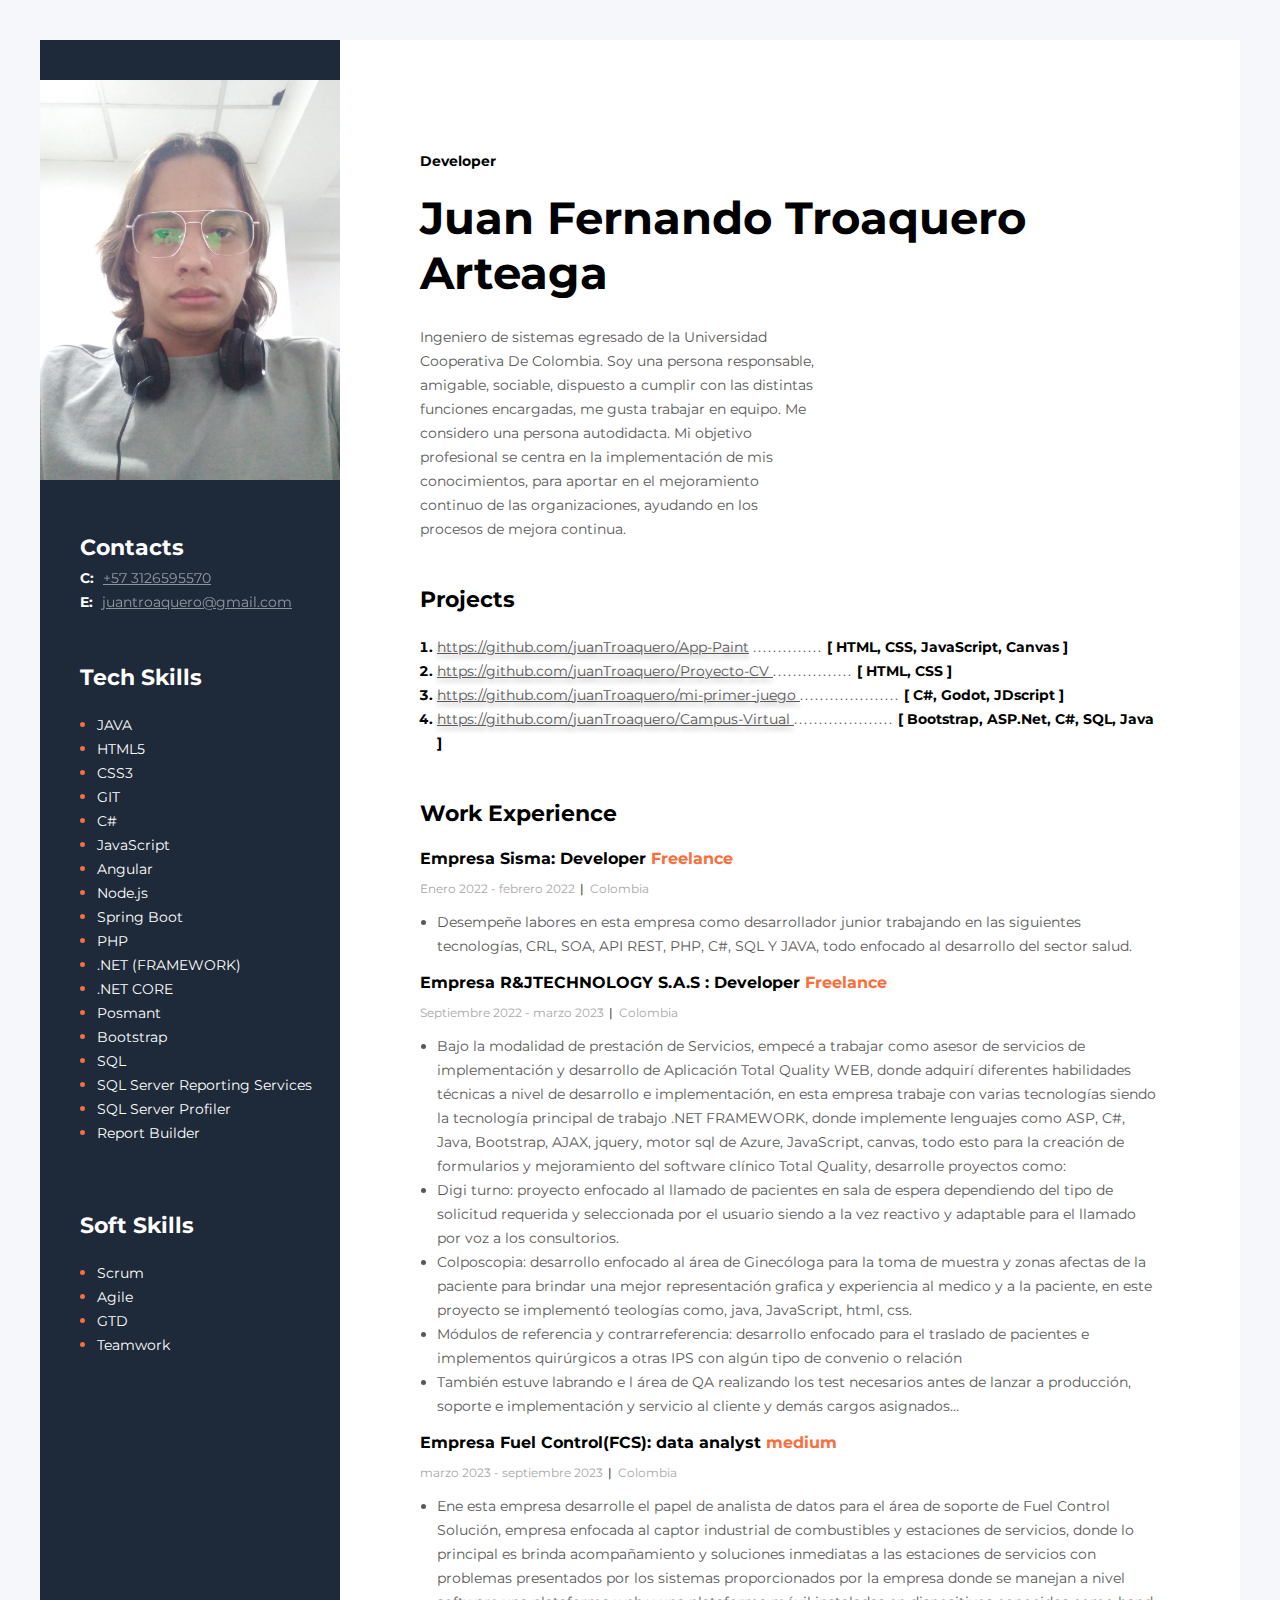
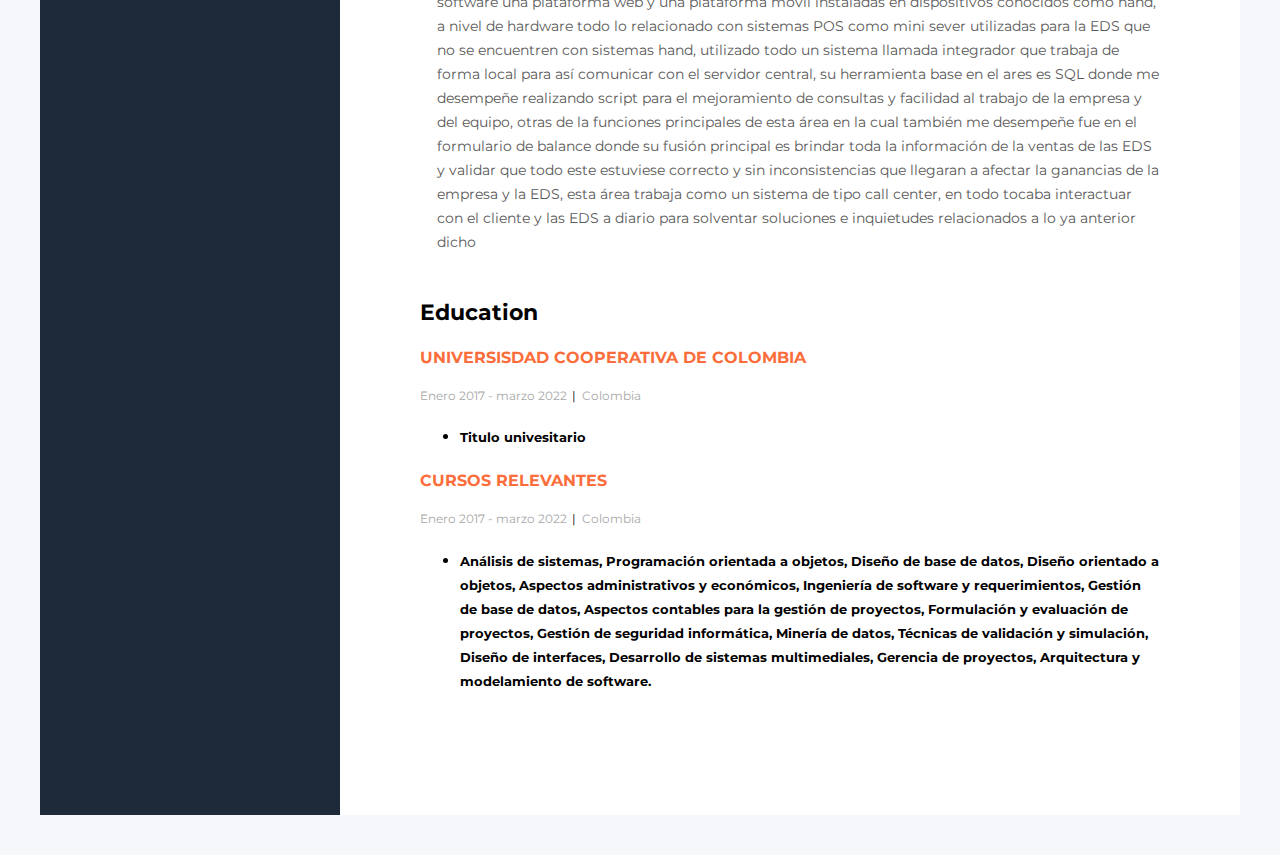
<file: Hoja de vida.html>
<!DOCTYPE html>
<html lang="en">

<head>
    <meta charset="UTF-8">
    <meta http-equiv="X-UA-Compatible" content="IE=edge">
    <meta name="viewport" content="width=device-width, initial-scale=1.0">
    <title>CV</title>
    <link rel="stylesheet" href="style.css">
    <link href="https://fonts.googleapis.com/css2?family=Montserrat:wght@400;700&display=swap" rel="stylesheet">
</head>

<body>
    <!--Contenedor principal-->
    <div class="contenedor-principal">
            <!--Informacion general-->
            <div class="informacion-general">
                <!--Descripcion-->
                <div class="descripcion">
                    <h2 class="descripcion-profecion">Developer</h2>
                    <h1 class="nombre">Juan Fernando Troaquero Arteaga</h1>
                    <p class="texto-descripcion">
                        Ingeniero de sistemas egresado de la Universidad Cooperativa De Colombia. Soy una persona responsable, amigable,
                        sociable, dispuesto a cumplir con las distintas funciones encargadas, me gusta trabajar en equipo. Me considero una persona autodidacta. Mi objetivo profesional
                        se centra en la implementación de mis conocimientos, para aportar en el mejoramiento continuo de las organizaciones, ayudando en los procesos de mejora continua.
                    </p>
                </div>
                <!--procyecto-->
                <div class="proyecto">
                    <h3 class="titulo-seccion-principal">Projects</h3>
                    <ol class="lista-proyecto">
                        <li class="primer-elemento-lista">
                            <a class="enlace-proyecto" href="https://github.com/juanTroaquero/App-Paint">https://github.com/juanTroaquero/App-Paint</a>
                            <span class="puntos-elences">..............</span>
                            <span>[ HTML, CSS, JavaScript, Canvas ]</span>
                        </li>
                        <li>
                            <a class="enlace-proyecto" href="https://github.com/juanTroaquero/Proyecto-CV"> https://github.com/juanTroaquero/Proyecto-CV </a>
                            <span class="puntos-elences">................</span>
                            <span>[ HTML, CSS ]</span>
                        </li>
                        <li>
                            <a class="enlace-proyecto" href="https://github.com/juanTroaquero/mi-primer-juego"> https://github.com/juanTroaquero/mi-primer-juego </a>
                            <span class="puntos-elences">....................</span>
                            <span>[ C#, Godot, JDscript ]</span>
                        </li>
                        <li>
                            <a class="enlace-proyecto" href="https://github.com/juanTroaquero/Campus-Virtual"> https://github.com/juanTroaquero/Campus-Virtual </a>
                            <span class="puntos-elences">....................</span>
                            <span>[ Bootstrap, ASP.Net, C#, SQL, Java ]</span>
                        </li>
                    </ol>
                </div>
                <!--Experiencia-->
                <div class="Experiencia-laboral">
                    <h3 class="titulo-seccion-principal">Work Experience</h3>
                    <!--Empresa 1-->
                    <div>
                        <h4 class="puesto-empresa">Empresa Sisma: Developer<span class="texto-naranja"> Freelance</span></h4>
                        <p class="fechas">Enero 2022 - febrero 2022 <span class="separador">|</span> Colombia</p>
                        <ul class="lista-experiencia-laboral">
                            <li>Desempeñe labores en esta empresa como desarrollador junior trabajando en las siguientes tecnologías, CRL, SOA,
                                API REST, PHP, C#, SQL Y JAVA, todo enfocado al desarrollo del sector salud. </li>
                        </ul>
                    </div>
                    <!--Empresa 2-->
                    <div>
                        <h4 class="puesto-empresa">Empresa R&JTECHNOLOGY S.A.S : Developer<span class="texto-naranja"> Freelance</span></h4>
                        <p class="fechas">Septiembre 2022 - marzo 2023 <span class="separador">|</span> Colombia</p>
                        <ul class="lista-experiencia-laboral">
                            <li>Bajo la modalidad de prestación de Servicios, empecé a trabajar como asesor de servicios de implementación y desarrollo de
                                Aplicación Total Quality WEB, donde adquirí diferentes habilidades técnicas a nivel de desarrollo e implementación, en esta empresa
                                trabaje con varias tecnologías siendo la tecnología principal de trabajo .NET FRAMEWORK, donde implemente lenguajes como ASP, C#, Java,
                                Bootstrap, AJAX, jquery, motor sql de Azure, JavaScript, canvas, todo esto para la creación de formularios y mejoramiento del software
                                clínico Total Quality, desarrolle proyectos como:
                            </li>
                            <li>Digi turno: proyecto enfocado al llamado de pacientes en sala de espera dependiendo del tipo de solicitud requerida y seleccionada por el
                                usuario siendo a la vez reactivo y adaptable para el llamado por voz a los consultorios.</li>
                            <li>Colposcopia: desarrollo enfocado al área de Ginecóloga para la toma de muestra y zonas afectas de la paciente para brindar una mejor representación
                                grafica y experiencia al medico y a la paciente, en este proyecto se implementó teologías como, java, JavaScript, html, css.</li>
                            <li>Módulos de referencia y contrarreferencia: desarrollo enfocado para el traslado de pacientes e implementos quirúrgicos a otras IPS con algún tipo de convenio o relación</li>
                            <li>También estuve labrando e l área de QA realizando los test necesarios antes de lanzar a producción, soporte e implementación y servicio al cliente y demás cargos asignados…</li>
                            </ul>
                    </div>
                    <!--Empresa 3-->
                    <div>
                        <h4 class="puesto-empresa">Empresa Fuel Control(FCS): data analyst<span class="texto-naranja"> medium</span></h4>
                        <p class="fechas">marzo 2023 - septiembre 2023 <span class="separador">|</span> Colombia</p>
                        <ul class="lista-experiencia-laboral">
                            <li>Ene esta empresa desarrolle el papel de analista de datos para el área de soporte de Fuel Control Solución, empresa enfocada al captor industrial de combustibles y estaciones
                                de servicios, donde lo principal es brinda acompañamiento y soluciones inmediatas a las estaciones de servicios con problemas presentados por los sistemas proporcionados por la
                                empresa donde se manejan a nivel software una plataforma web y una plataforma móvil instaladas en dispositivos conocidos como hand, a nivel de hardware todo lo relacionado con sistemas
                                POS como mini sever utilizadas para la EDS que no se encuentren con sistemas hand, utilizado todo un sistema llamada integrador que trabaja de forma local para así comunicar con el servidor
                                central, su herramienta base en el ares es SQL donde me desempeñe realizando script para el  mejoramiento de consultas y facilidad al trabajo de la empresa y del equipo, otras de la funciones
                                principales de esta área en la cual también me desempeñe fue en el formulario de balance donde su fusión principal es brindar toda la información de la ventas de las EDS y validar que todo
                                este estuviese correcto y sin inconsistencias que llegaran a afectar la ganancias de la empresa y la EDS, esta área trabaja como un sistema de tipo call center, en todo tocaba interactuar con
                                el cliente y las EDS a diario para solventar soluciones e inquietudes relacionados a lo ya anterior dicho</li>
                        </ul>
                    </div>
                </div>
            <!--Educación-->
            <div class="Educación">
                <h3 class="titulo-seccion-principal">Education</h3>
                <div>
                    <h4 class="texto-naranja">UNIVERSISDAD COOPERATIVA DE COLOMBIA</h4>
                    <p class="fechas">Enero 2017 - marzo 2022 <span class="separador">|</span> Colombia</p>
                    <ul>
                        <li>
                            <h5>Titulo univesitario</h5>
                        </li>
                    </ul>
                    <h4 class="texto-naranja">CURSOS RELEVANTES</h4>
                    <p class="fechas">Enero 2017 - marzo 2022 <span class="separador">|</span> Colombia</p>
                    <ul>
                        <li>
                            <h5>Análisis de sistemas,
                            Programación orientada a objetos,
                            Diseño de base de datos,
                            Diseño orientado a objetos,
                            Aspectos administrativos y económicos,
                            Ingeniería de software y requerimientos,
                            Gestión de base de datos,
                            Aspectos contables para la gestión de proyectos,
                            Formulación y evaluación de proyectos,
                            Gestión de seguridad informática,
                            Minería de datos,
                            Técnicas de validación y simulación,
                            Diseño de interfaces,
                            Desarrollo de sistemas multimediales,
                            Gerencia de proyectos,
                            Arquitectura y modelamiento de software.</h5>
                    </ul>
                </div>
            </div>
        </div>
        <!--Informacion lateral-->
        <aside class="informacion-lateral">
            <img src="./mi foto.jpg" alt="Mi foto de perfil" width="300">
            <!--Contactos-->
            <div class="Contactos">
                <h3 class="titulo-lateral">Contacts</h3>
                <div>
                    <span class="tipo-contacto">C: </span>
                    <a class="contacto-info" href="tel:+57 3126595570">+57 3126595570</a>
                </div>
                <div>
                    <span class="tipo-contacto">E: </span>
                    <a class="contacto-info" href="mailto:juantroaquero@gmail.com">juantroaquero@gmail.com</a>
                </div>
            </div>
            <!--Habilidades tecnicas-->
            <div class="Habilidades-tecincas">
                <h3 class="titulo-lateral">Tech Skills</h3>
                <ul class="lista-lateral">
                    <li><span class="lista-info"> JAVA      </span></li>
                    <li><span class="lista-info"> HTML5      </span></li>
                    <li><span class="lista-info"> CSS3       </span></li>
                    <li><span class="lista-info"> GIT        </span></li>
                    <li><span class="lista-info"> C#   </span></li>
                    <li><span class="lista-info"> JavaScript </span></li>
                    <li><span class="lista-info"> Angular   </span></li>
                    <li><span class="lista-info"> Node.js    </span></li>
                    <li><span class="lista-info"> Spring Boot    </span></li>
                    <li><span class="lista-info"> PHP    </span></li>
                    <li><span class="lista-info"> .NET (FRAMEWORK)    </span></li>
                    <li><span class="lista-info"> .NET CORE    </span></li>
                    <li><span class="lista-info"> Posmant    </span></li>
                    <li><span class="lista-info"> Bootstrap    </span></li>
                    <li><span class="lista-info"> SQL   </span></li>
                    <li><span class="lista-info"> SQL Server Reporting Services    </span></li>
                    <li><span class="lista-info"> SQL Server Profiler    </span></li>
                    <li><span class="lista-info"> Report Builder    </span></li>
                </ul>
            </div>
            <!--Habilidades blandas-->
            <div class="Habilidades-blandas">
                <h3 class="titulo-lateral">Soft Skills</h3>
                <ul class="lista-lateral">
                    <li><span class="lista-info"> Scrum    </span></li>
                    <li><span class="lista-info"> Agile    </span></li>
                    <li><span class="lista-info"> GTD      </span></li>
                    <li><span class="lista-info"> Teamwork </span></li>
                </ul>
            </div>
        </aside>
    </div>
</body>

</html>
</file>
<file: style.css>
body{
    background-color: #F5F7FA;
    font-family: 'Montserrat', 'Arial';
}

/*--------------------*/
/*contenedor-principal*/
/*--------------------*/

.contenedor-principal{
    display: flex;
    flex-direction: row-reverse;
    background-color: white;
    width: 1200px;
    margin: 40px auto;
}

li{
    /*background-color: yellow;*/
    line-height: 24px;
}

.descripcion-profecion{
    font-size: 14px;
    font-weight: 700;
}

/*-------------------*/
/*Informacion General*/
/*-------------------*/

.informacion-general{
    padding: 100px 80px;
}

.nombre{
    font-style: normal;
    font-weight: 700;
    font-size: 45px;
    line-height: 55px;
    color: #000000;
    margin-top: 20px;
    margin-bottom: 25px;
}

.texto-descripcion{
    width: 400px;
    font-style: normal;
    font-weight: 400;
    font-size: 14px;
    line-height: 24px;
    color: #595959;
}

/*---------------------*/
/*secciones principales*/
/*---------------------*/

.titulo-seccion-principal {
    font-style: normal;
    font-weight: 700;
    font-size: 22px;
    line-height: 27px;
    margin-top:  45px;
}

.texto-naranja{
    color: #FB6D3A;
}

.fechas{
    font-style: normal;
    font-weight: 400;
    font-size: 12px;
    line-height: 15px;
    color: #A8A8A8;
}

.descripcion{
    margin-bottom: 40px;
}

.lista-proyecto{
font-style: normal;
font-weight: 700;
font-size: 14px;
line-height: 24px;
padding-left: 17px;
}

.enlace-proyecto{
    font-style: normal;
    font-weight: 400;
    font-size: 14px;
    line-height: 24px;
    color: #595959;
    text-shadow: 0px 4px 4px rgba(0, 0, 0, 0.25);
}

.puntos-elences{
    font-style: normal;
    font-weight: 400;
    font-size: 14px;
    line-height: 24px;
    letter-spacing: 2px;
    color: #595959;
}

/*------------------*/
/*experiecia laboral*/
/*------------------*/

.puesto-empresa{
    font-style: normal;
    font-weight: 700;
    font-size: 16px;
    line-height: 20px;
    margin-top: 15px;
    margin-bottom: 11px;
}

.lista-experiencia-laboral{
    font-style: normal;
    font-weight: 400;
    font-size: 14px;
    line-height: 24px;
    color: #595959;
    padding-left: 17px;
}

.separador{
    color: black;
    margin-left: 2px;
    margin-right: 3px;
}

/*-------------------*/
/*Informacion lateral*/
/*-------------------*/

.informacion-lateral{
    background-color: #1E2939;
    /*padding: 40px 0;*/
    padding-top: 40px;
}

.titulo-lateral{
    color: white;
    font-style: normal;
    font-weight: 700;
    font-size: 22px;
    line-height: 27px;
    margin-top: 50PX;
    margin-bottom: 5px;
}

.Contactos, .Habilidades-tecincas, .Habilidades-blandas{
    margin-left: 40PX;
}

.tipo-contacto{
    font-style: normal;
    font-weight: 700;
    font-size: 14px;
    line-height: 24px;
    color: white;
    margin-right: 5px;
}

.contacto-info{
    font-style: normal;
    font-weight: 400;
    font-size: 14px;
    line-height: 24px;
    color: white;
    opacity: 0.5;
    margin-top: 2px;
}

/*--------------*/
/*seccion listas*/
/*--------------*/

.lista-lateral{
    padding: 17px;
    margin-top: 5px;
}

.lista-lateral > li{
    color: #FB6D3A;
}

.lista-info{
    color: white;
    font-style: normal;
    font-weight: 400;
    font-size: 14px;
    line-height: 24px;
}
</file>
